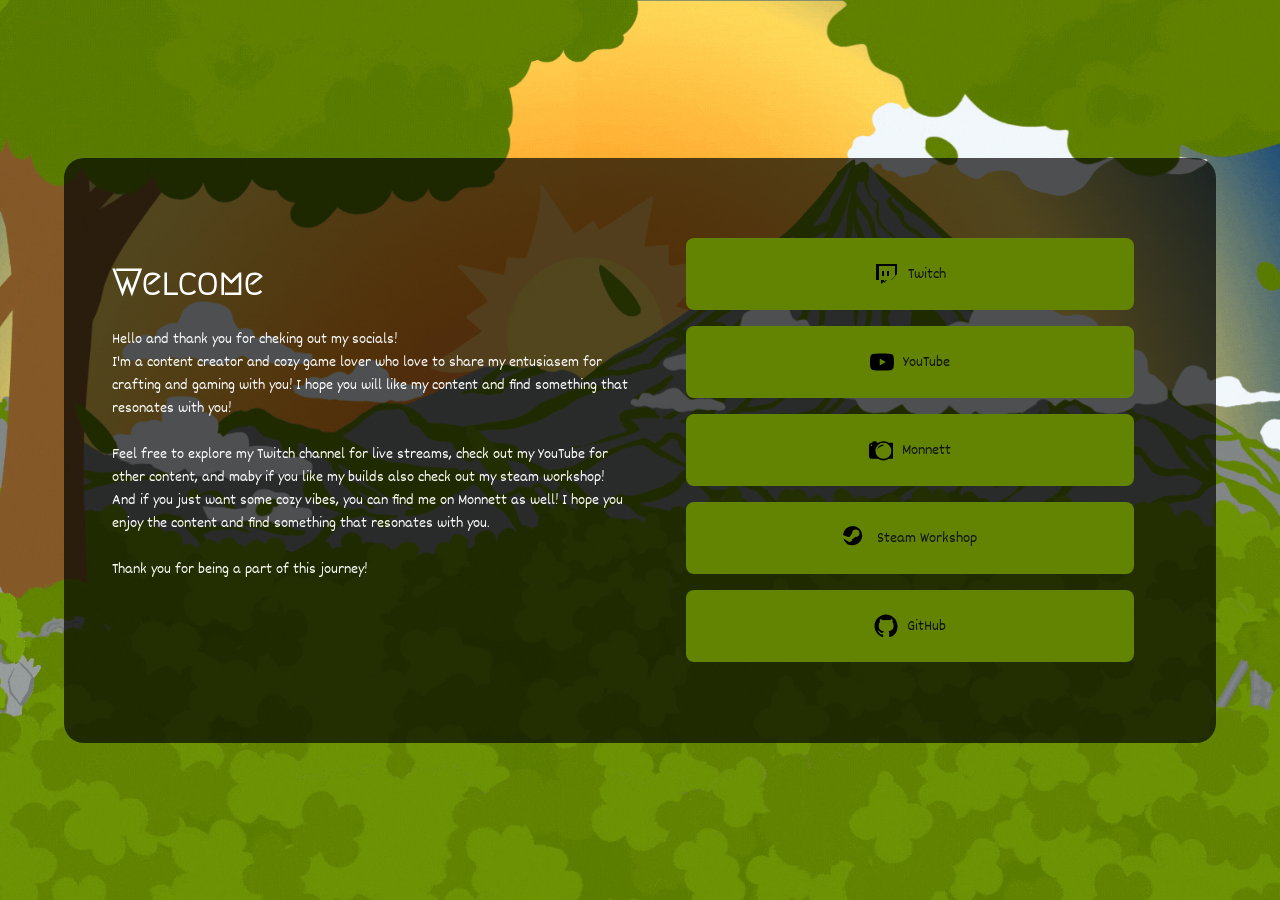
<file: index.html>
<!DOCTYPE html>
<html lang="en">
<head>
    <meta charset="UTF-8">
    <meta name="viewport" content="width=device-width, initial-scale=1.0">
    <title>Botanic Network</title>

    <link rel="icon" type="image/x-icon" href="Assets/favicon.ico">

    <link rel="stylesheet" href="Styles.css">
</head>

<body>
<div class="Pannel">
    <div class="bigcontainer">
        <div class="container">
            <div class="content">
                <h1>Welcome</h1>
            <p>
            Hello and thank you for cheking out my socials!<br>
            I'm a content creator and cozy game lover who love to share my entusiasem for crafting and gaming with you!
            I hope you will like my content and find something that resonates with you!
            </p>
            
            <p class="hidden-mobile"><br>Feel free to explore my Twitch channel for live streams, check out my YouTube for other content, 
            and maby if you like my builds also check out my steam workshop!<br>
            And if you just want some cozy vibes, you can find me on Monnett as well! 
            I hope you enjoy the content and find something that resonates with you. 
            <br><br>
            Thank you for being a part of this journey!
            </p> 
            </div>

            <div class="content">
                <div class="footer-nav">
                    <ul>
                    <!-- Twitch -->
                <li><a href="https://www.twitch.tv/binarybotanic"
                    class="social-item"
                    aria-label="Twitch"
                    target="_blank"
                    rel="noopener">
                    <svg viewBox="0 0 24 24" aria-hidden="true">
                    <path d="M2 2v16h5v4l5-4h5l6-6V2H2zm19 12.5l-3.5 3.5H13l-3 3v-3H5V4h16v10.5zM15 9H13v5h2V9zm-5 0H8v5h2V9z"/>
                    </svg>
                    <span class="social-label">Twitch</span>
                </a></li>

                <!-- YouTube -->
                <li><a href="https://www.youtube.com/@BinaryBotanic"
                    class="social-item"
                    aria-label="YouTube"
                    target="_blank"
                    rel="noopener">
                    <svg viewBox="0 0 24 24" aria-hidden="true">
                    <path d="M23.498 6.186a2.997 2.997 0 00-2.108-2.115C19.71 3.5 12 3.5 12 3.5s-7.71 0-9.39.571a2.997 2.997 0 00-2.108 2.115C0 8.018 0 12 0 12s0 3.982.502 5.814a2.997 2.997 0 002.108 2.115C4.29 20.5 12 20.5 12 20.5s7.71 0 9.39-.571a2.997 2.997 0 002.108-2.115C24 15.982 24 12 24 12s0-3.982-.502-5.814zM9.75 15.5V8.5l6 3.5-6 3.5z"/>
                    </svg>
                    <span class="social-label">YouTube</span>
                </a>
                </li>

                <!-- Monnett -->
                <li><a href="https://share.monnett.social/u/binarybotanic"
                    class="social-item"
                    aria-label="Monnett"
                    target="_blank"
                    rel="noopener">
                    <svg viewBox="0 0 15 15" aria-hidden="true">
                    <path d="M5 8c0-1.657 2.343-3 4-3V4a4 4 0 0 0-4 4"/>
                    <path d="M12.318 3h2.015C15.253 3 16 3.746 16 4.667v6.666c0 .92-.746 1.667-1.667 1.667h-2.015A5.97 5.97 0 0 1 9 14a5.97 5.97 0 0 1-3.318-1H1.667C.747 13 0 12.254 0 11.333V4.667C0 3.747.746 3 1.667 3H2a1 1 0 0 1 1-1h1a1 1 0 0 1 1 1h.682A5.97 5.97 0 0 1 9 2c1.227 0 2.367.368 3.318 1M2 4.5a.5.5 0 1 0-1 0 .5.5 0 0 0 1 0M14 8A5 5 0 1 0 4 8a5 5 0 0 0 10 0"/>
                    </svg>
                    <span class="social-label">Monnett</span>
                </a>
                </li>

                <!-- Steam workshop -->
                <li><a href="https://steamcommunity.com/id/binarybotanic/myworkshopfiles/"
                    class="social-item"
                    aria-label="SteamWorkshop"
                    target="_blank"
                    rel="noopener">
                    <svg viewBox="0 0 20 20" aria-hidden="true">
                    <path d="M.329 10.333A8.01 8.01 0 0 0 7.99 16C12.414 16 16 12.418 16 8s-3.586-8-8.009-8A8.006 8.006 0 0 0 0 7.468l.003.006 4.304 1.769A2.2 2.2 0 0 1 5.62 8.88l1.96-2.844-.001-.04a3.046 3.046 0 0 1 3.042-3.043 3.046 3.046 0 0 1 3.042 3.043 3.047 3.047 0 0 1-3.111 3.044l-2.804 2a2.223 2.223 0 0 1-3.075 2.11"/>
                    </svg>
                    <span class="social-label">Steam Workshop</span>
                </a>
                </li>  

                <!-- GitHub -->
                <li><a href="https://github.com/binarybotanic"
                    class="social-item"
                    aria-label="GitHub"
                    target="_blank"
                    rel="noopener">
                    <svg viewBox="0 0 24 24" aria-hidden="true">
                    <path d="M12 .5C5.73.5.5 5.73.5 12c0 5.09 3.29 9.41 7.86 10.95.58.11.79-.25.79-.56 0-.28-.01-1.02-.02-2-3.2.7-3.88-1.54-3.88-1.54-.53-1.34-1.3-1.7-1.3-1.7-1.06-.73.08-.72.08-.72 1.17.08 1.78 1.2 1.78 1.2 1.04 1.78 2.73 1.27 3.4.97.11-.75.41-1.27.74-1.56-2.55-.29-5.23-1.27-5.23-5.66 0-1.25.45-2.27 1.2-3.07-.12-.3-.52-1.51.11-3.15 0 0 .98-.31 3.22 1.18a11.2 11.2 0 012.93-.39c.99.01 2 .13 2.94.39 2.24-1.5 3.22-1.18 3.22-1.18.63 1.64.23 2.85.11 3.15.75.8 1.2 1.82 1.2 3.07 0 4.4-2.68 5.36-5.24 5.64.42.37.8 1.1.8 2.22 0 1.6-.01 2.89-.01 3.28 0 .31.21.68.8.56A10.5 10.5 0 0023.5 12c0-6.27-5.23-11.5-11.5-11.5z"/>
                    </svg>
                    <span class="social-label">GitHub</span>
                </a>
                </li>     
                    </ul>
                </div>
            </div>
        </div>
    </div>

    <footer>

    </footer>
</body>
</html>
</file>
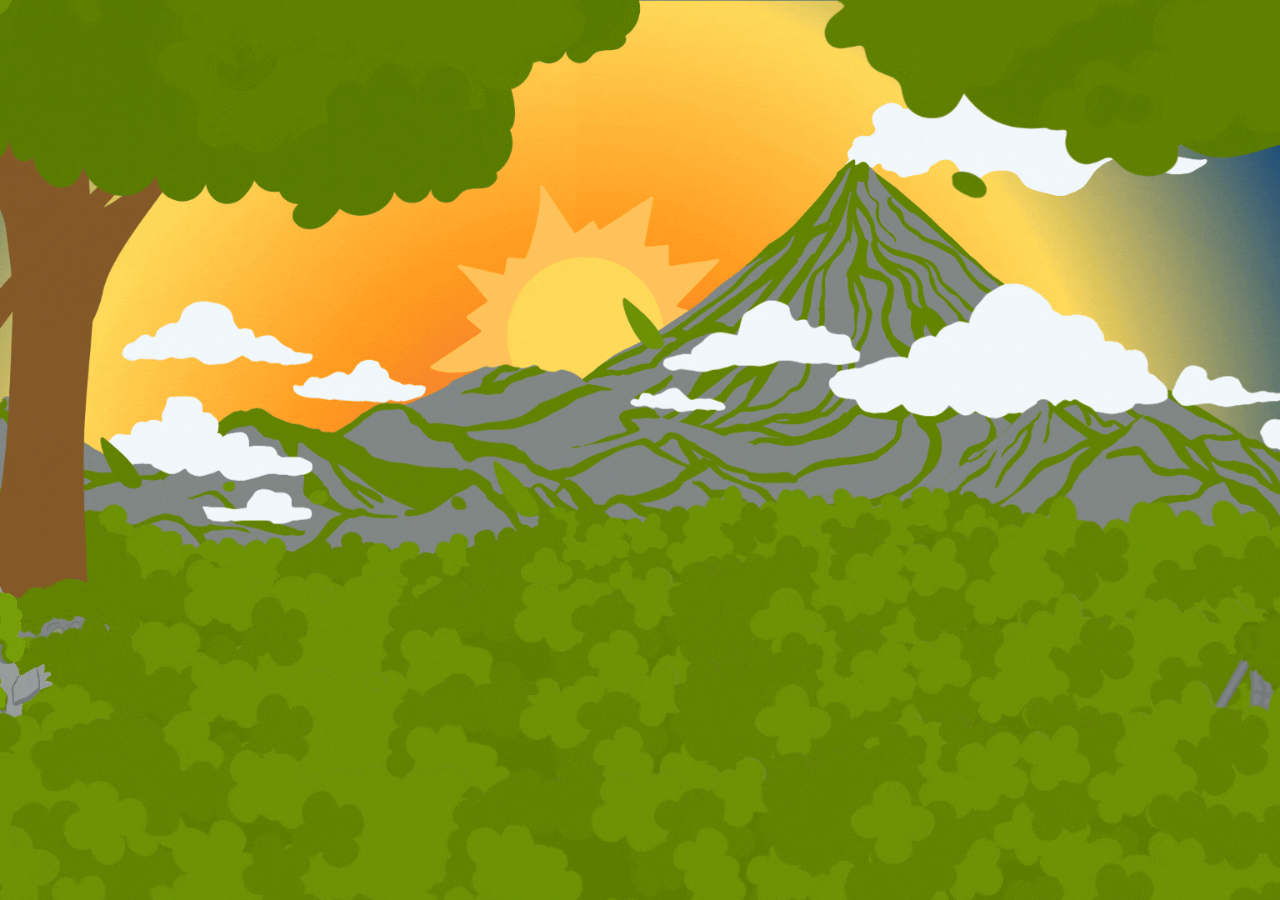
<file: MyLinks.html>
<!DOCTYPE html>
<html lang="en">
<head>
    <meta charset="UTF-8">
    <meta name="viewport" content="width=device-width, initial-scale=1.0">
    <title>Blogg</title>

    <!-- Favicon (optional) -->
    <link rel="icon" type="image/x-icon" href="">

    <!-- Global stylesheet -->
    <link rel="stylesheet" href="Styles.css">
</head>

<body>
    
</body>

<footer>

</footer>
</file>
<file: Styles.css>
@import url('https://fonts.googleapis.com/css2?family=Megrim&family=Ranga&family=Dekko:wght@400;700&display=swap');

:root {
  --font-primary: 'Dekko', cursive;
  --font-heading: 'Megrim', cursive;
  --font-subhead: 'Dekko', cursive;
}

h1, .nav li { 
  font-family: var(--font-heading); 
}


p {
  font-family: var(--font-primary);
    margin-top: 0rem;
    margin-bottom: 0rem;
    color: #ffffff;
    font-size: medium;
}

h1 {
    color: #ffffff;
}

*,
*::before,
*::after {
  box-sizing: border-box;
}

body{
    display: flex;
    justify-content: center;
    align-items: center;
    min-height: 100vh;
    margin: 0;
    padding: 0;
    background-image: url('Assets/Background.gif');
    background-size: cover;
    background-position: center;
    list-style: none;
}

.Pannel{
    background-color: rgba(0, 0, 0, 0.678);
    width: min(90%, 1200px);
    min-height: 65vh;
    margin: auto;
    border-radius: 20px;
    padding: 1.5rem;
    display: flex;
    justify-content: center;
    align-items: center;
}

.container { 
  max-width: 1200px; 
  margin: 0 auto; 
}

.bigcontainer {
  padding: 2rem 0;
  color: var(--color-text);
}

.bigcontainer .container {
  padding: 0 1.5rem;
  display: flex;
  gap: 1.5rem;
  flex-direction: row;
  align-items: flex-start;
  justify-content: center;
  flex-wrap: wrap;
}


.content {
  flex: 1 1 calc(50% - 1rem);
  min-width: 280px;
  display: flex;
  flex-direction: column;
  justify-content: flex-start;
  align-items: flex-start;
  margin: 0;
  padding: 0;
  font-size: large;
}

.footer-nav {
  display: flex;
  justify-content: center;
  align-items: center;
  width: 100%;
}
.footer-nav ul { 
  list-style: none; 
  padding: 0; 
  margin: 0 auto; 
  width: 100%;
  max-width: 28rem;
  display: flex; 
  flex-direction: column;
  justify-content: center;
  gap: 1rem; 
}
.footer-nav li { 
  margin: 0; 
  width: 100%; 
}
.footer-nav a { 
  display: flex;
  width: 100%;
  justify-content: center;
  align-items: center;
  color: #111; 
  text-decoration: none; 
  font-size: 0.95rem; 
  transition: color .2s ease; 
}

.footer-nav a:hover { 
  color: #638403; 
}
.footer-nav .social-item {
  width: 100%;
  padding: 1.25rem 1rem;
  min-height: 4.5rem;
}
.footer-nav .social-item .social-label {
  font-size: 1rem;
}
.footer-social { 
  display: flex; 
  flex-wrap: wrap; 
  gap: 10rem; 
  align-items: center; 
  justify-content: center; 
  flex-direction: column;
}

.social-item { 
  display: flex;
  align-items: center;
  gap: .6rem; 
  padding: .45rem .7rem; 
  border-radius: .5rem; 
  background: #638403; 
  text-decoration: none; 
  transition: background .3s ease, transform .2s ease; 
}

.social-item:hover { 
  background: var(--nav-hover-link); 
  transform: translateY(-2px); 
}

.social-item svg { 
  width: 1.5rem; 
  height: 1.5rem; 
  fill: var(--color-primary); 
}

.social-item:hover svg {
   fill: #638403; 
  }

.social-label { 
  font-size: .96rem; 
  color: var(--color-primary); 
  font-family: var(--font-primary); 
}

.social-item:hover .social-label { 
  color: #ffffff; 
}

@media (max-width: 640px) {
  body {
    padding: 0.75rem 0;
    background-position: top center;
    background-image: url(Assets/Background-mobil.gif);
    min-height: 100vh;
    height: 100vh;
  }

  .Pannel {
    width: min(92%, 560px);
    min-height: auto;
    max-height: calc(100vh - 3rem);
    padding: 0.65rem;
    overflow-y: auto;
  }

  .bigcontainer {
    padding: 0.5rem 0;
  }

  .bigcontainer .container {
    gap: 0.6rem;
  }

  .content {
    flex: 1 1 100%;
    min-width: auto;
    gap: 0.35rem;
    align-items: stretch;
  }

  .footer-nav ul {
    max-width: 100%;
    gap: 0.35rem;
  }

  .footer-nav a {
    font-size: 0.9rem;
  }

  .footer-nav .social-item {
    padding: 0.55rem 0.45rem;
    min-height: 2.2rem;
  }

  .social-item {
    gap: 0.3rem;
    padding: 0.2rem 0.35rem;
  }

  .social-item svg {
    width: 0.9rem;
    height: 0.9rem;
  }

  .social-label {
    font-size: 0.8rem;
  }

  .hidden-mobile {
    display: none !important;
  }
}
</file>
